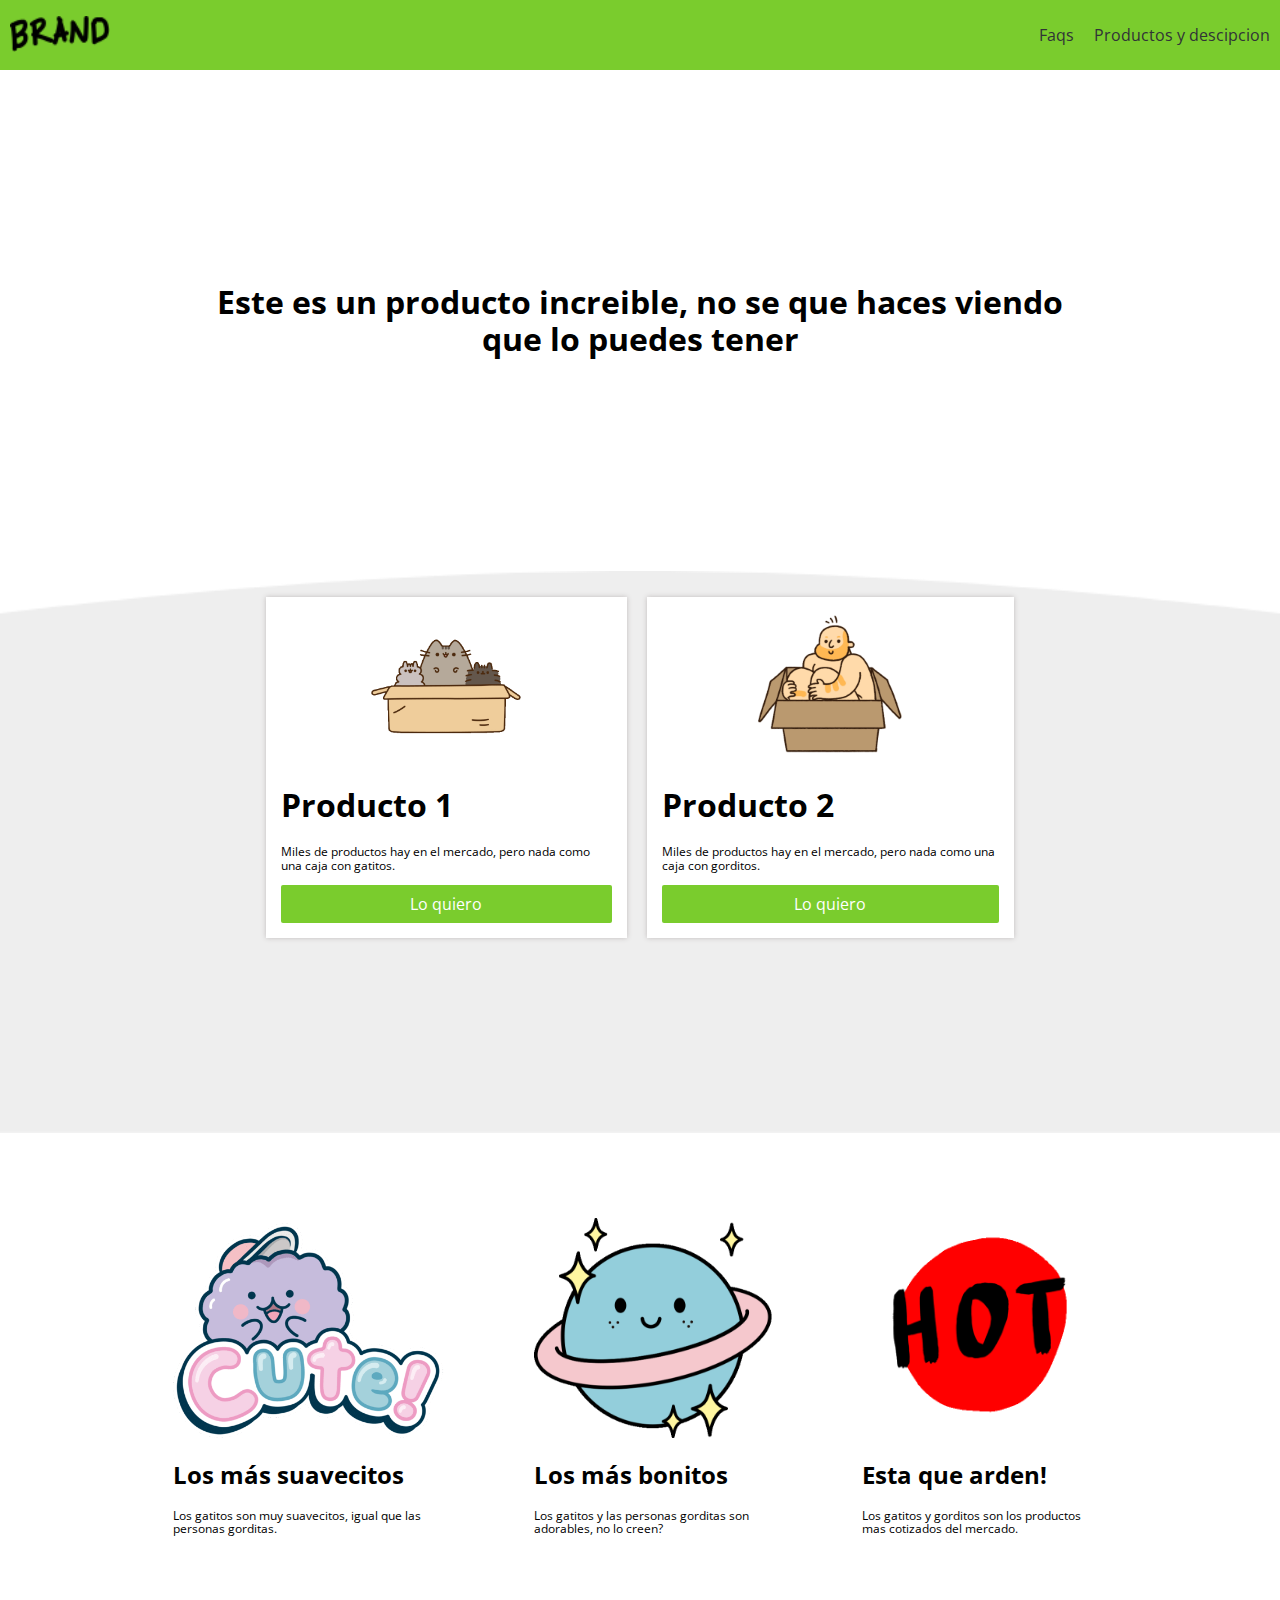
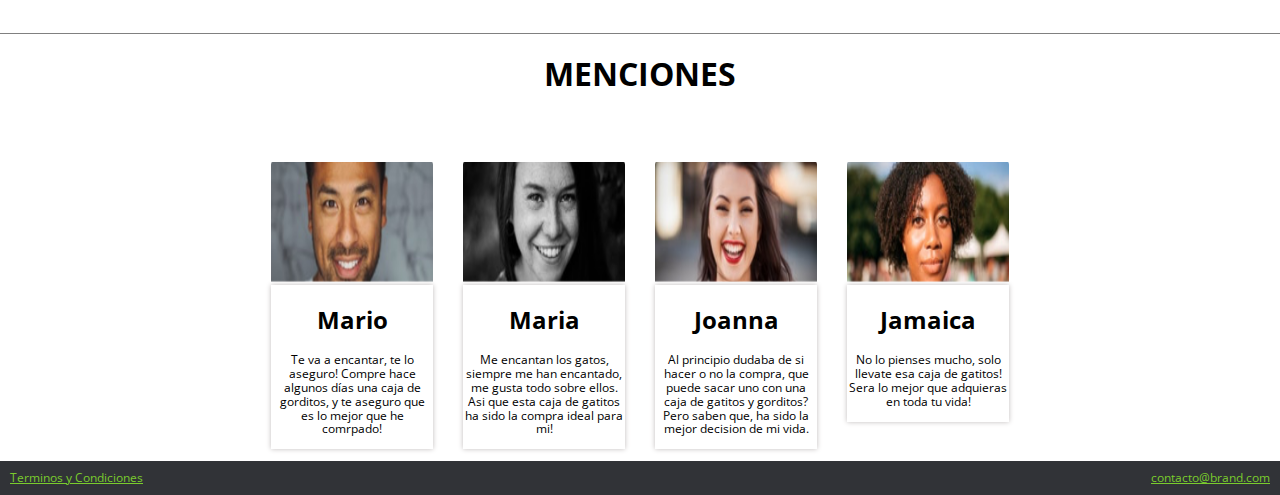
<file: index.html>
<!DOCTYPE html>
<html lang="es">
<head>
  <meta charset="UTF-8">
  <meta name="viewport" content="width=device-width, initial-scale=1.0">

  <meta http-equiv="X-UA-Compatible" content="ie=edge">
  <link rel="stylesheet" href="css/normalize.css">
  <link rel="stylesheet" href="css/estilos.css">
  <link rel="stylesheet" href="css/mobile.css">
  <link rel="stylesheet" href="css/animation.css">
  <title>BRAND</title>
</head>
<body>
  <!-- Aquí empieza el navbar -->
    <nav class="fadeInDown">
      <div class="brand_image">
        <img src="images/logo.png" alt="" width="100px">
      </div>
      <div class="nav_options">
        <ul>
          <li><a href="faqs.html">Faqs</a></li>
          <li><a href="producto.html">Productos y descipcion</a></li>
        </ul>
      </div>
    </nav>
    <!-- Aqui acaba el navbar -->

      <div class="main_section fadeIn">
        <h1>Este es un producto increible, no se que haces viendo que lo puedes tener </h1>
      </div>
      <div class="products">
        <div class="product fadeInUp">
          <div class="content">
            <div class="img_content"><img src="images/box2.png" alt=""></div>
              <h1>Producto 1</h1>
                <p>Miles de productos hay en el mercado, pero nada como una caja con gatitos.</p>
                <a href="venta.html">
                  <button href="#" class="main_button">Lo quiero</button>
                </a>

          </div>
        </div>
        <div class="product fadeInUp">
          <div class="content">
            <div class="img_content"><img src="images/box1.png" alt=""></div>
                <h1>Producto 2</h1>
                <p>Miles de productos hay en el mercado, pero nada como una caja con gorditos.</p>
                <a href="venta.html">
                  <button href="#" class="main_button">Lo quiero</button>
                </a>
          </div>
        </div>
      </div>

        <div class="beneficios">
          <div class="b_box">
            <div class="contentbox">
              <div class="img_content2">
                <img src="images/b1.png" alt="">
              </div>
              <h2>Los más suavecitos</h2>
              <p>Los gatitos son muy suavecitos, igual que las personas gorditas.</p>

            </div>
          </div>
            <div class="b_box">
              <div class="contentbox">
                <div class="img_content2">
                  <img src="images/b2.png" alt="">
                </div>
                <h2>Los más bonitos</h2>
                <p>Los gatitos y las personas gorditas son adorables, no lo creen?</p>
              </div>
            </div>
              <div class="b_box">
                <div class="contentbox">
                  <div class="img_content2">
                    <img src="images/b3.png" alt="">
                  </div>
                  <h2>Esta que arden!</h2>
                  <p>Los gatitos y gorditos son los productos mas cotizados del mercado.</p>
                </div>
              </div>
            </div>

<div class="mentions">
  <h1>MENCIONES</h1>
  <br>
          <div class="menciones">

            <div class="m_box">

                <img src="images/p1.png" alt="">

              <div class="content">

                <h2>
                  Mario
                </h2>
                <p>Te va a encantar, te lo aseguro! Compre hace algunos días una caja de gorditos, y te aseguro que es lo mejor que he comrpado!</p>
              </div>
            </div>
            <div class="m_box">

                <img src="images/p2.png" alt="">

              <div class="content">

                <h2>
                  Maria
                </h2>
                <p>Me encantan los gatos, siempre me han encantado, me gusta todo sobre ellos. Asi que esta caja de gatitos ha sido la compra ideal para mi!</p>
              </div>
            </div>
            <div class="m_box">

                <img src="images/p3.png" alt="">

              <div class="content">

                <h2>
                  Joanna
                </h2>
                <p>Al principio dudaba de si hacer o no la compra, que puede sacar uno con una caja de gatitos y gorditos? Pero saben que, ha sido la mejor decision de mi vida.</p>
              </div>
            </div>
            <div class="m_box">

                <img src="images/p4.png" alt="">

              <div class="content">

                <h2>
                  Jamaica
                </h2>
                <p>No lo pienses mucho, solo llevate esa caja de gatitos! Sera lo mejor que adquieras en toda tu vida!</p>
              </div>
            </div>
          </div>
  </div>
  <footer>
    <div class="option contact"><a href="terminosycondiciones.html">Terminos y Condiciones </a> </div>
    <div class="option contact"><a href="mailto:contacto@brand.com ">contacto@brand.com </a> </div>
  </footer>
</html>
</file>
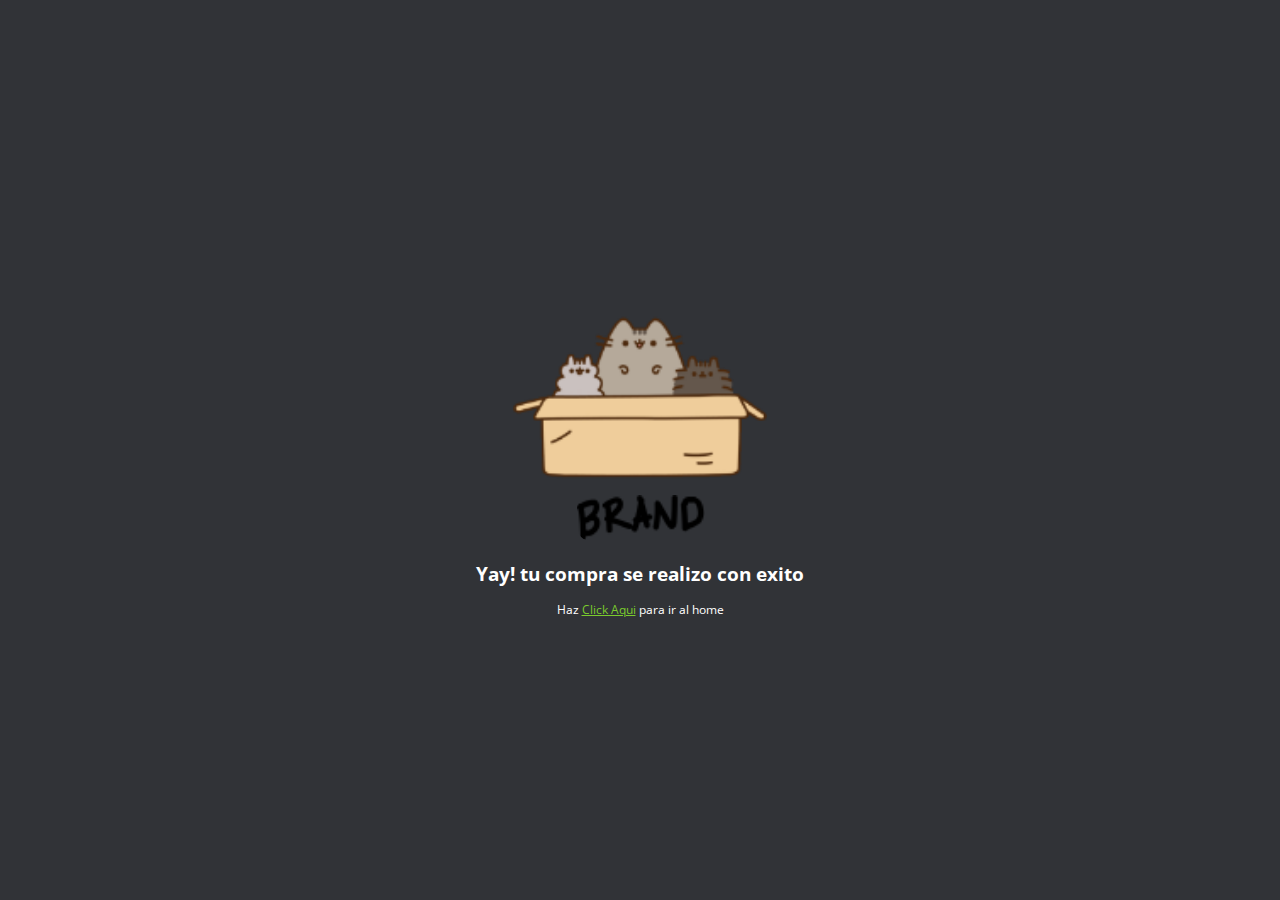
<file: exito.html>
<!DOCTYPE html>
<html lang="es">
<head>
  <meta charset="UTF-8">
  <meta name="viewport" content="width=device-width, initial-scale=1.0">
  <meta http-equiv="X-UA-Compatible" content="ie=edge">
  <link rel="stylesheet" href="css/normalize.css">
  <link rel="stylesheet" href="css/estilos.css">
  <link rel="stylesheet" href="css/animation.css">
<link rel="stylesheet" href="css/paypal.css">
  <title>Exito</title>
</head>
<body>
  <div class="content_paypal">
    <img src="images/Grupo 1.png" alt="">
    <h3>Yay! tu compra se realizo con exito</h3>
    <p>Haz <a href="index.html">Click Aqui</a> para ir al home</p>
  </div>


</body>
</html>
</file>
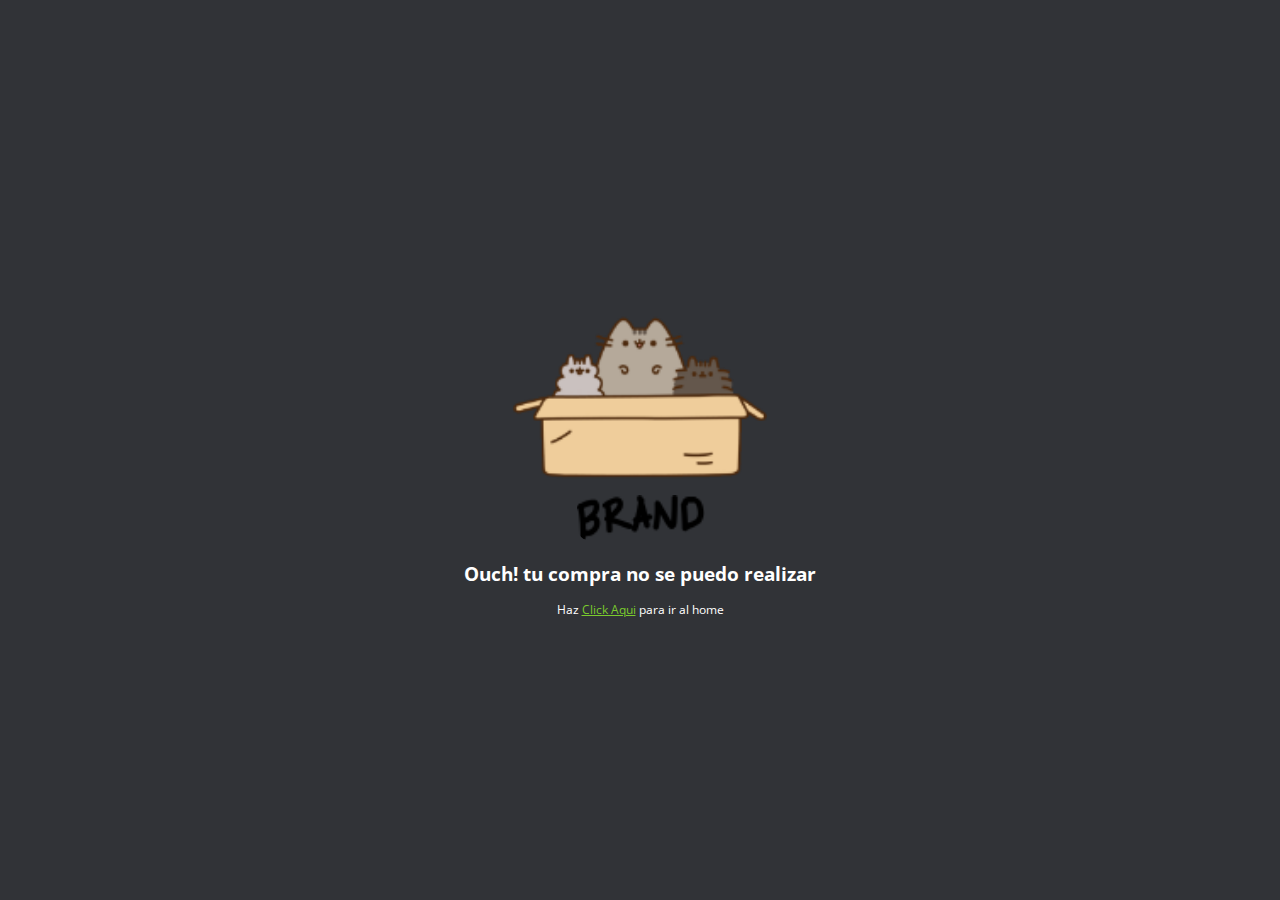
<file: falla.html>
<!DOCTYPE html>
<html lang="es">
<head>
  <meta charset="UTF-8">
  <meta name="viewport" content="width=device-width, initial-scale=1.0">
  <meta http-equiv="X-UA-Compatible" content="ie=edge">
  <link rel="stylesheet" href="css/normalize.css">
  <link rel="stylesheet" href="css/estilos.css">
  <link rel="stylesheet" href="css/animation.css">
<link rel="stylesheet" href="css/paypal.css">
  <title>Fallo</title>
</head>
<body>

  <div class="content_paypal">
    <img src="images/Grupo 1.png" alt="">
    <h3>Ouch! tu compra no se puedo realizar</h3>
    <p>Haz <a href="index.html">Click Aqui</a> para ir al home</p>
  </div>

</body>
</html>
</file>
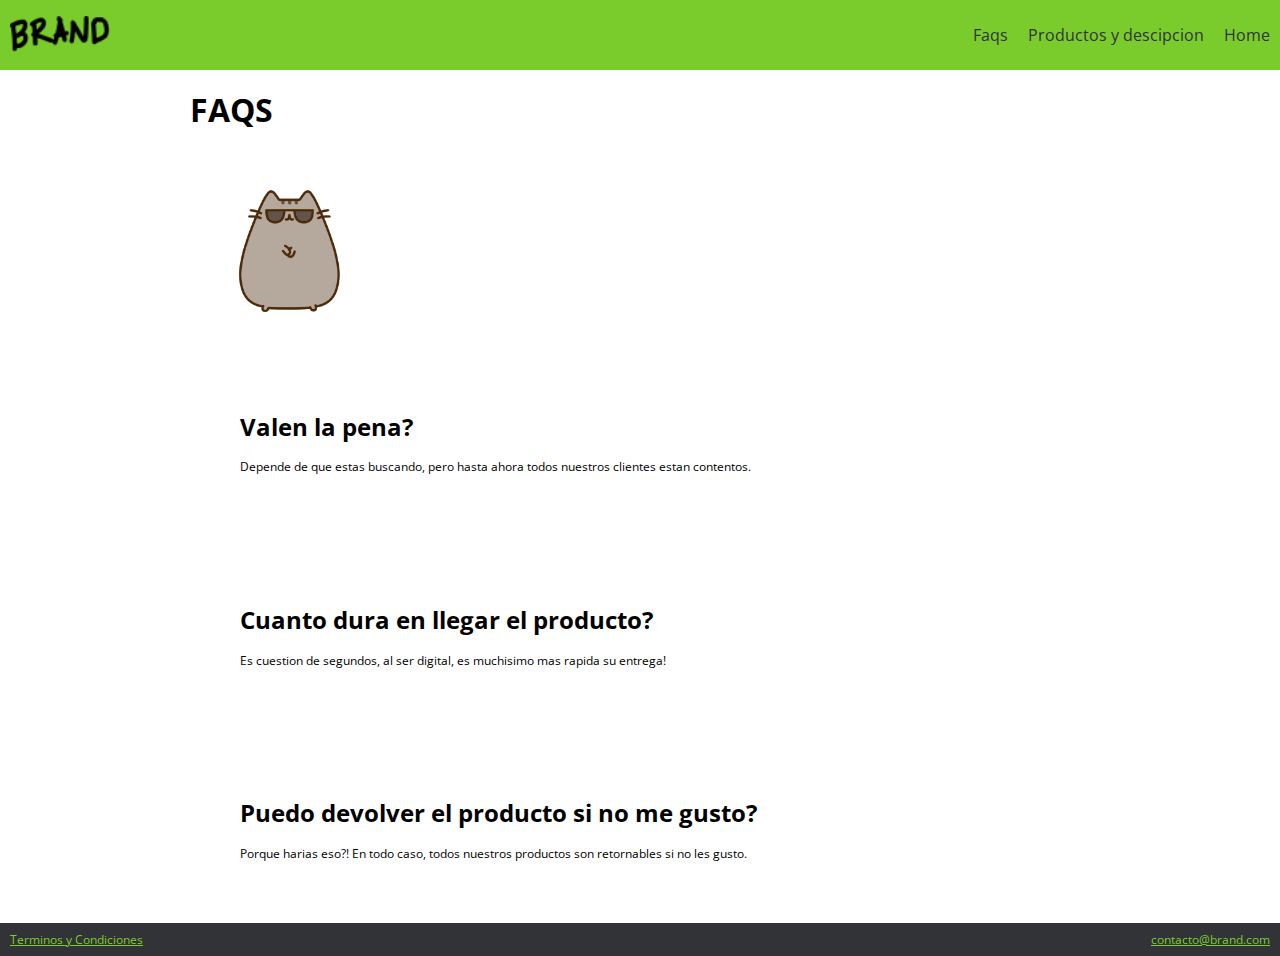
<file: faqs.html>
<!DOCTYPE html>
<html lang="es">
<head>
  <meta charset="UTF-8">
  <meta name="viewport" content="width=device-width, initial-scale=1.0">

  <meta http-equiv="X-UA-Compatible" content="ie=edge">
    <link rel="stylesheet" href="css/grid.css">
  <link rel="stylesheet" href="css/normalize.css">
  <link rel="stylesheet" href="css/estilos.css">
  <link rel="stylesheet" href="css/mobile.css">
  <link rel="stylesheet" href="css/animation.css">
  <title>FAQS</title>
</head>
<body>
  <!-- Aquí empieza el navbar -->
    <nav class="fadeInDown">
      <div class="brand_image">
        <img src="images/logo.png" alt="" width="100px">
      </div>
      <div class="nav_options">
        <ul>
          <li><a href="faqs.html">Faqs</a></li>
          <li><a href="producto.html">Productos y descipcion</a></li>
          <li><a href="index.html">Home</a></li>
        </ul>
      </div>
    </nav>
    <!-- Aqui acaba el navbar -->

<div class="container">
  <h1>FAQS</h1>
<img src="images/questioncat.png" alt="" width="200px">
  <div class="row">
    <!-- <div class="col-4"><img src="images/questioncat.png" alt="" width="200px"></div> -->
      <div class="col-8"><h2>Valen la pena?</h2> <p>Depende de que estas buscando, pero hasta ahora todos nuestros clientes estan contentos.</p></div>
  </div>
  <div class="row">
    <!-- <div class="col-4"><img src="images/questioncat.png" alt="" width="200px"></div> -->
    <div class="col-8"><h2>Cuanto dura en llegar el producto?</h2> <p> Es cuestion de segundos, al ser digital, es muchisimo mas rapida su entrega!</p></div>
  </div>
  <div class="row">
    <!-- <div class="col-4"><img src="images/questioncat.png" alt="" width="200px"></div> -->
      <div class="col-8"><h2>Puedo devolver el producto si no me gusto?</h2> <p> Porque harias eso?! En todo caso, todos nuestros productos son retornables si no les gusto. </p></div>
  </div>
</div>




<!-- Inicia el footer -->
<footer>
  <div class="option contact"><a href="terminosycondiciones.html">Terminos y Condiciones </a> </div>
  <div class="option contact"><a href="mailto:contacto@brand.com ">contacto@brand.com </a> </div>
</footer>
</html>
<!-- acaba el footer -->
</file>
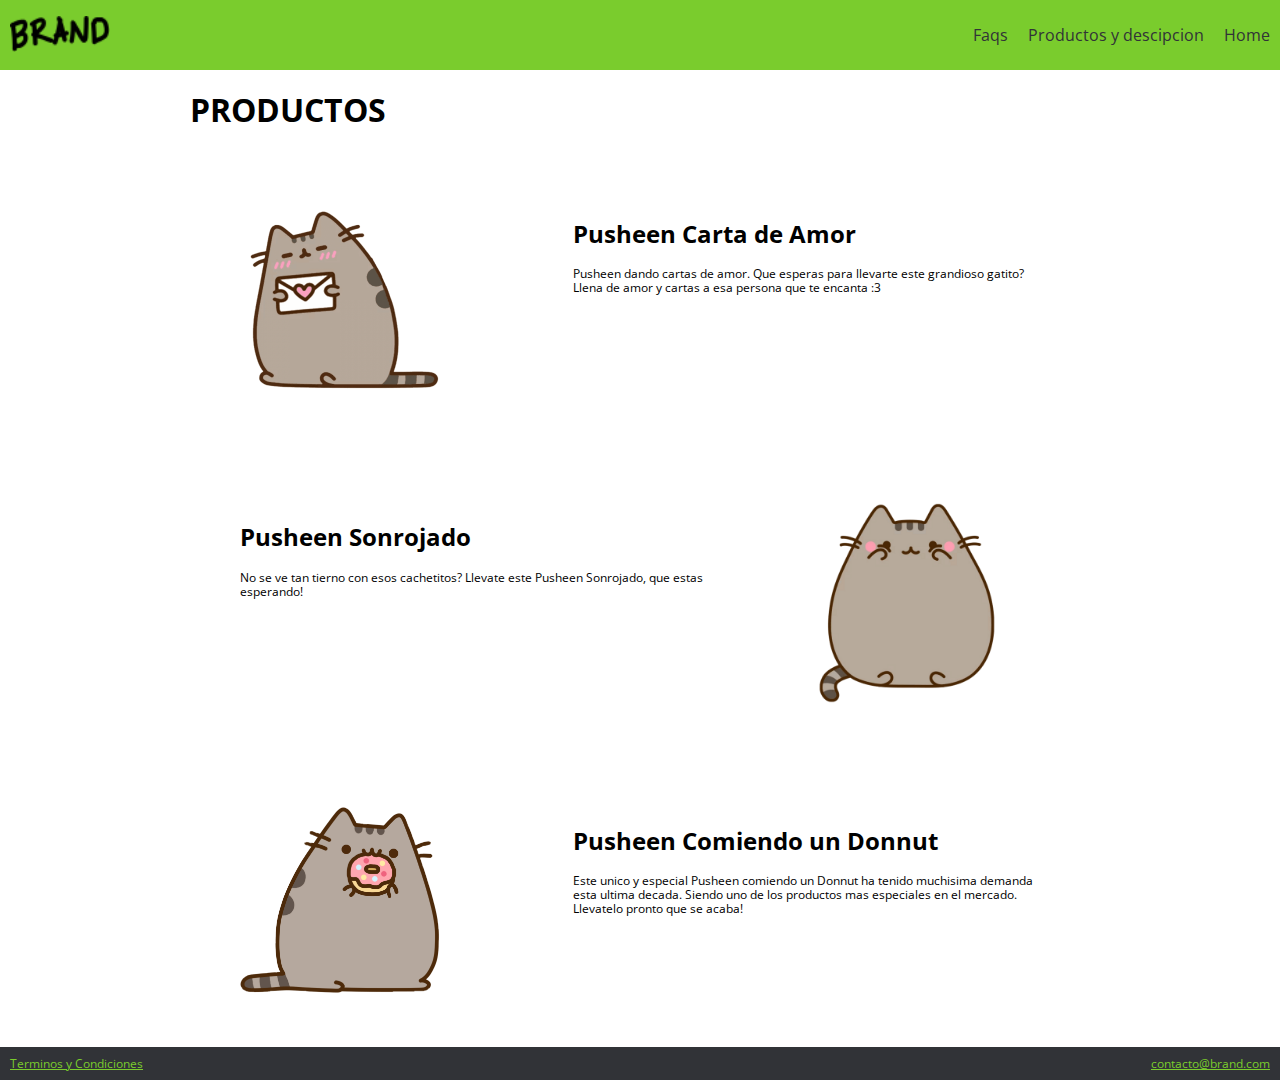
<file: producto.html>
<!DOCTYPE html>
<html lang="es">
<head>
  <meta charset="UTF-8">
  <meta name="viewport" content="width=device-width, initial-scale=1.0">

  <meta http-equiv="X-UA-Compatible" content="ie=edge">
    <link rel="stylesheet" href="css/grid.css">
  <link rel="stylesheet" href="css/normalize.css">
  <link rel="stylesheet" href="css/estilos.css">
  <link rel="stylesheet" href="css/mobile.css">
  <link rel="stylesheet" href="css/animation.css">
  <title>PRODUCTO</title>
</head>
<body>
  <!-- Aquí empieza el navbar -->
    <nav class="fadeInDown">
      <div class="brand_image">
        <img src="images/logo.png" alt="" width="100px">
      </div>
      <div class="nav_options">
        <ul>
          <li><a href="faqs.html">Faqs</a></li>
          <li><a href="producto.html">Productos y descipcion</a></li>
          <li><a href="index.html">Home</a></li>
        </ul>
      </div>
    </nav>
    <!-- Aqui acaba el navbar -->

<div class="container">
  <h1>PRODUCTOS</h1>

  <div class="row">
    <div class="col-4"><img src="images/sheen1.png" alt="" width="200px"></div>
      <div class="col-8"><h2>Pusheen Carta de Amor</h2> <p> Pusheen dando cartas de amor. Que esperas para llevarte este grandioso gatito? Llena de amor y cartas a esa persona que te encanta :3 </p></div>
  </div>
  <div class="row">
    <div class="col-8"><h2>Pusheen Sonrojado</h2> <p> No se ve tan tierno con esos cachetitos? Llevate este Pusheen Sonrojado, que estas esperando!</p></div>
      <div class="col-4"><img src="images/sheen2.png" alt="" width="200px"></div>
  </div>
  <div class="row">
    <div class="col-4"><img src="images/sheen3.png" alt="" width="200px"></div>
      <div class="col-8"><h2>Pusheen Comiendo un Donnut</h2> <p>Este unico y especial Pusheen comiendo un Donnut ha tenido muchisima demanda esta ultima decada. Siendo uno de los productos mas especiales en el mercado. Llevatelo pronto que se acaba!</p></div>
  </div>
</div>




<!-- Inicia el footer -->
<footer>
  <div class="option contact"><a href="terminosycondiciones.html">Terminos y Condiciones </a> </div>
  <div class="option contact"><a href="mailto:contacto@brand.com ">contacto@brand.com </a> </div>
</footer>
</html>
<!-- acaba el footer -->
</file>
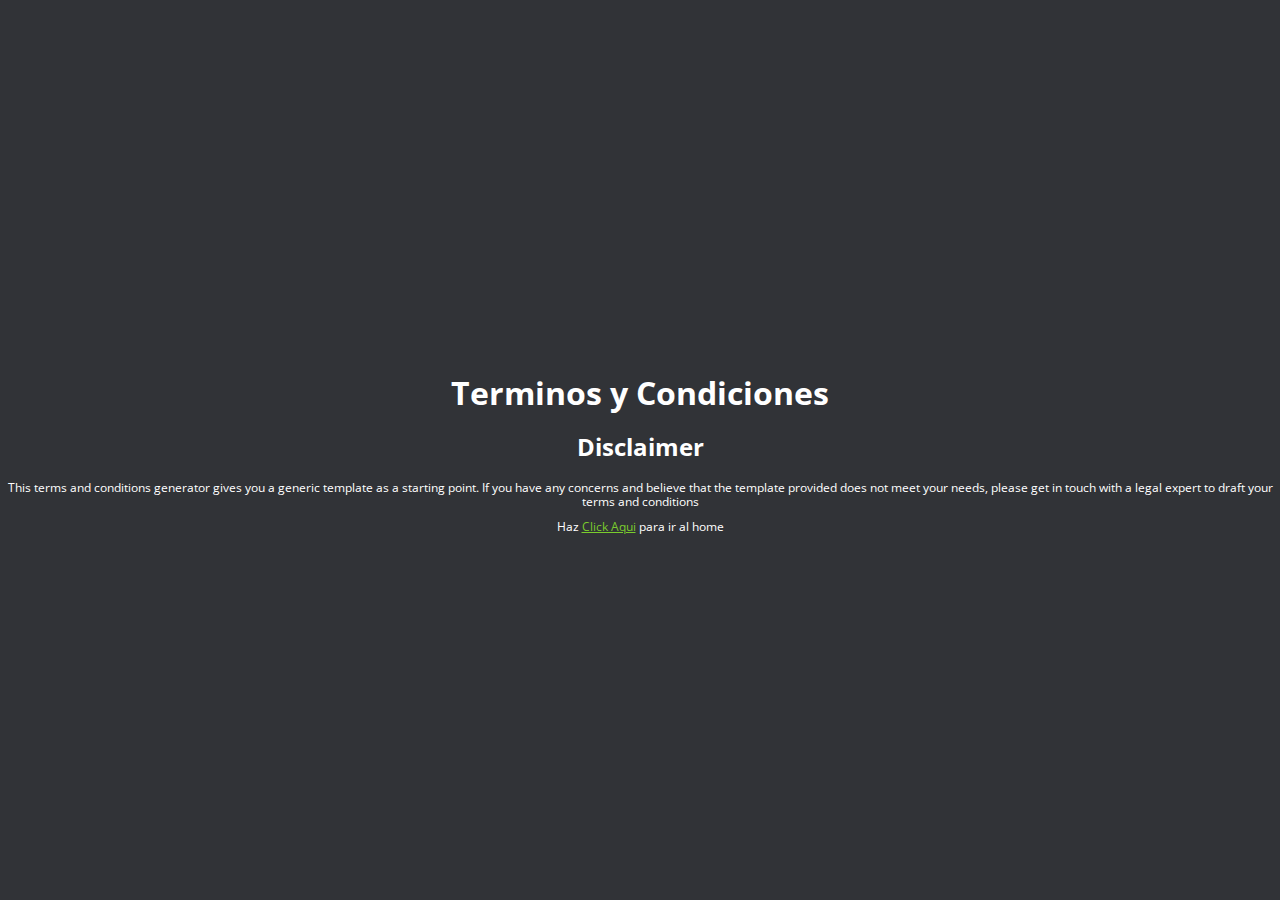
<file: terminosycondiciones.html>
<!DOCTYPE html>
<html lang="es">
<head>
  <meta charset="UTF-8">
  <meta name="viewport" content="width=device-width, initial-scale=1.0">
  <meta http-equiv="X-UA-Compatible" content="ie=edge">
  <link rel="stylesheet" href="css/normalize.css">
  <link rel="stylesheet" href="css/estilos.css">
  <link rel="stylesheet" href="css/animation.css">
<link rel="stylesheet" href="css/paypal.css">
  <title>Terminos y Condiciones</title>
</head>
<body>
  <div class="content_paypal">
    <h1>Terminos y Condiciones</h1>
    <h2>Disclaimer</h2>
    <p>This terms and conditions generator gives you a generic template as a starting point. If you have any concerns and believe that the template provided does not meet your needs, please get in touch with a legal expert to draft your terms and conditions</p>
    <p>Haz <a href="index.html">Click Aqui</a> para ir al home</p>
  </div>

</body>
</html>
</file>
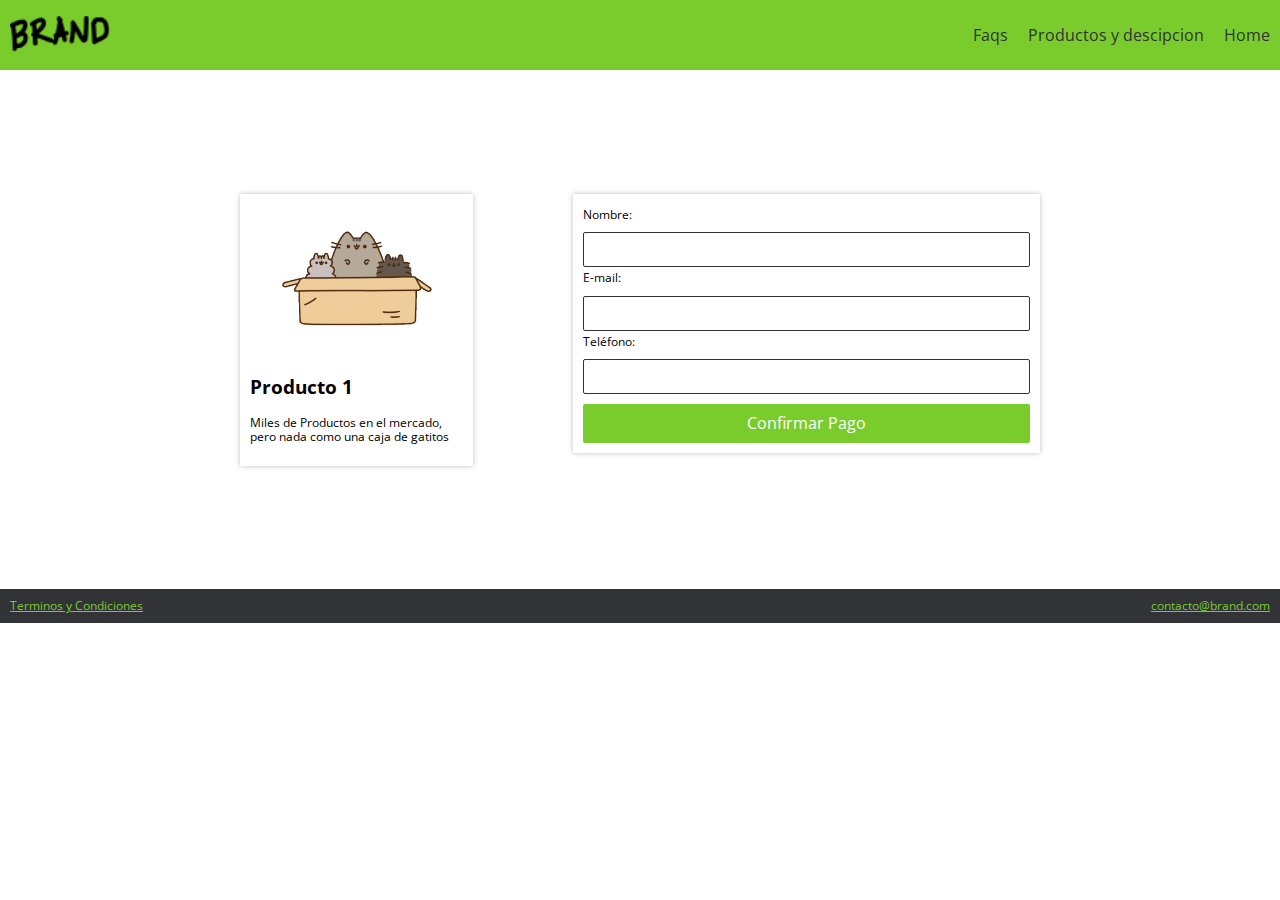
<file: venta.html>
<!DOCTYPE html>
<html lang="es">
<head>
  <meta charset="UTF-8">
  <meta name="viewport" content="width=device-width, initial-scale=1.0">

  <meta http-equiv="X-UA-Compatible" content="ie=edge">
    <link rel="stylesheet" href="css/grid.css">
  <link rel="stylesheet" href="css/normalize.css">
  <link rel="stylesheet" href="css/estilos.css">
  <link rel="stylesheet" href="css/mobile.css">
  <link rel="stylesheet" href="css/animation.css">
  <title>BRAND</title>
</head>
<body>
  <!-- Aquí empieza el navbar -->
    <nav class="fadeInDown">
      <div class="brand_image">
        <img src="images/logo.png" alt="" width="100px">
      </div>
      <div class="nav_options">
        <ul>
          <li><a href="faqs.html">Faqs</a></li>
          <li><a href="producto.html">Productos y descipcion</a></li>
          <li><a href="index.html">Home</a></li>
        </ul>
      </div>
    </nav>
    <!-- Aqui acaba el navbar -->

<!-- formuladio venta -->
<br>
<br>
<br>
<br>
<div class="container">
  <div class="row">
    <div class="col-4">
      <div class="modulo_pago">
        <div class="modulo_pago_images">
          <img src="images/box2.png" alt="">
        </div>
        <h3>Producto 1</h3>
        <p>Miles de Productos en el mercado, pero nada como una caja de gatitos</p>
      </div>
    </div>
    <div class="col-8">
      <div class="modulo_pago">
        <form action="https://www.paypal.com/cgi-bin/webscr?cmd=_s-xclick&hosted_button_id=RZKGDKRTRZT94" method="post">
          <label for="nombre">Nombre:</label>
          <br>
          <input type="text" id=”nombre” name=”user_name” class="data"/>
          <br>
          <label for="email">E-mail:</label>
          <br>
          <input type=”text” id=”email” name=”user_mail” class="data"/>
          <br>
          <label for=“telf“>Teléfono:</label>
          <br>
          <input type=”number” id=”telf” name=”user_telf” class="data"/>

          <br>
          <input type="submit" class="main_button" name="submit" value="Confirmar Pago">
          <!-- <button type=”submit”>Confirmar Pago</button> -->
        </form>
      </div>
    </div>
  </div>
</div>
<br>
<br>
<br>
<br>

<!-- finaliza formulario venta -->
<!-- Inicia el footer -->
<footer>
  <div class="option contact"><a href="terminosycondiciones.html">Terminos y Condiciones </a> </div>
  <div class="option contact"><a href="mailto:contacto@brand.com ">contacto@brand.com </a> </div>
</footer>
</html>
<!-- acaba el footer -->
</file>
<file: css/estilos.css>
/*
#  ·················
#  ··_______________
#  ·/·___/·___/·___/
#  /·/__(__··|__··)·
#  \___/____/____/··
#  ·················
*/
@import url('https://fonts.googleapis.com/css?family=Open+Sans:400,700&display=swap');
/*---------Variables*/

:root{
  --green-color: #7ACC2D;
  --white-color: white;
  --black-color: #313337;
  /*Tipografia*/
  --normal:12px;
/*Espaciado*/
--space:10px;
/* Box Shadow */
--box:0 0 5px #c1bcbc;
}
/*---------Variables*/
html,body{
  padding:0px;
  margin:0px;
  font-size: var(--nomal);
  font-family: 'Open Sans', sans-serif;
}

p, label{
  font-size: var(--normal);
}


nav{
  display: flex;
  background-color: var(--green-color);
  padding: var(--space);
  color: var(--white-color);
  justify-content: space-between;
  align-items: center;
}

nav ul{
  display: flex;
}

nav li{
  padding-left: 20px;
  list-style: none;

}

nav li a{
  color: var(--black-color);
  text-decoration: none;
}

nav li a:hover{
  color: var(--white-color);
}

/* ------------------------ Main section */

.main_section{
  padding: 15%;
  text-align: center;
}

.products{
  background-image: url("../images/curve.png");
  max-height: 50px;
  background-size: cover;
  background-position: center top;
  padding:20%;
  display: flex;
}

.product{
  padding: var(--space);
  margin-top: -240px;
}
.product .content{
  background-color: var(--white-color);
  padding: 15px;
  box-shadow: var(--box);
}
.img_content{
  text-align: center;
}

.main_button{
  background-color: var(--green-color);
  width: 100%;
  padding: var(--space);
  font-size: var(--nomal);
  color: var(--white-color);
  border:0;
  cursor: pointer;

  border-radius: 2px;
}

.main_button:hover{
  background-color: #4e9e02;
}


/* seccion beneficios */



.img_content2{
  text-align: center;
  justify-content: center;


}
.beneficios{
  display: flex;
  justify-content: center;
  margin-top: 50px;
  margin-bottom: 50px;
  margin-left: 10%;
  margin-right: 10%;




}
.b_box{
  padding : 20px;
  margin-left: 10px;
  margin-right: 10px;

}
.b_box .contentbox{
  padding: 15px;
  background-color: var(--white-color);

}

/* seccion menciones */
.mentions{
  border-top: 1px solid grey;
text-align: center;
}

.menciones{
  display: flex;
  justify-content: space-between;

  margin-top: 20px;
  margin-bottom: 50px;
  margin-left: 20%;
  margin-right: 20%;

}

.m_box{
  padding : 10px;
  width: 240px;

  margin-left: 5px;
  margin-right: 5px;


}

.m_box .content{
padding: 1px;
box-shadow: var(--box);


}
.m_box img{
  width: 100%;
  height: 50%;

}

/*=--------------------------------------------- Venta*/
.modulo_pago{
  background-color: var(--white-color);
  box-shadow: var(--box);
  padding: var(--space);

}

.modulo_pago_images{
  max-width: 150px;
  text-align: center;
  width: 100%;
  margin: auto;
}

.data{
  margin-top: var(--space);
  width: 100%;
  height: 35px;
  border-radius: 2px;
  border: 1px solid var(--black-color);
  box-sizing: border-box;
}

.modulo_pago .main_button{
  margin-top: var(--space);
}
/* footer aqui */
footer{
  background-color: var(--black-color);
  display: flex;
  font-size: var(--normal);
  padding: var(--space);
  justify-content: space-between;
  color: var(--white-color);
}
.contact a{
  color: var(--green-color);
}
</file>
<file: css/mobile.css>
@media (max-width: 600px){


  .products {
    display: inherit;
    height: auto;
    max-height: none;
  }
  .product{
    margin-top: auto;
  }
  .main_section{
    padding: 4%;
  }
  .beneficios, .menciones{
    display: inherit;
  }
  }
</file>
<file: css/paypal.css>
body{
  background-color: var(--black-color);
  text-align: center;
  color: var(--white-color);
  display: flex;
  justify-content: center;
  align-items: center;
  height: 100vh;
}
.content_paypal a{
color:var(--green-color);
}
</file>
<file: css/grid.css>
.container{
  max-width: 900px;
  margin: auto;
}

.row{
  display: flex;
}

.col-1{
  width: 8.333333333333333%;
}
.col-2{
  width: 16.6666666666666%;
}
.col-3{
  width: 24.9999999%;
}
.col-4{
  width: 33.3333332%;
}
.col-5{
  width: 41.6666666666666%;
}
.col-6{
  width:49.99999999999%;
}
.col-7{
  width: 58.3333333331%;
}
.col-8{
  width: 66.666666666664%;
}
.col-9{
  width: 74.99999999997%;
}
.col-10{
  width: 83.33333333%;
}
.col-11{
  width: 91.6666666666663%;
}
.col-12{
  width: 100%;
}

.col-1,.col-2,.col-3,.col-4,.col-5,.col-6,.col-7,.col-8,.col-9,.col-10,.col-11,.col-12{
  padding: 50px;
}

@media (max-width:900px) {
  .row{
    display: inherit;
  }
  .col-1,.col-2,.col-3,.col-4,.col-5,.col-6,.col-7,.col-8,.col-9,.col-10,.col-11,.col-12{
    width: 100%;
  }
}
/* las columnas van dentro de los rows, row es padre y columna es el hijo
container > row>column */
</file>
<file: css/animation.css>
/* https://daneden.github.io/animate.css/ */
.fadeIn{
  -webkit-animation-duration: 4s;
  animation-duration: 4s;
  -webkit-animation-fill-mode: both;
  animation-fill-mode: both;
  -webkit-animation-name: fadeIn;
  animation-name: fadeIn;
}

@keyframes fadeIn {
  from{
    opacity: 0;
  }
  to{
    opacity: 1;
  }
}

.fadeInDown{
  -webkit-animation-duration: 1s;
  animation-duration: 1s;
  -webkit-animation-fill-mode: both;
  animation-fill-mode: both;
  -webkit-animation-name: fadeInDown;
  animation-name: fadeInDown;
}

@keyframes fadeInDown {
from{
  opacity: 0;
  -webkit-transform: translate3d(0,-100%,0);
  transform: translate3d(0,-100%,0);
}
to{
  opacity: 1;
  -webkit-transform: translate3d(0,0,0);
  transform: translate3d(0,0,0);
}
}

.fadeInUp{
  -webkit-animation-duration: 1s;
  animation-duration: 1s;
  -webkit-animation-fill-mode: both;
  animation-fill-mode: both;
  -webkit-animation-name: fadeInUp;
  animation-name: fadeInUp;
}

@keyframes fadeInUp {
from{
  opacity: 0;
  -webkit-transform: translate3d(0,100%,0);
  transform: translate3d(0,100%,0);
}
to{
  opacity: 1;
  -webkit-transform: translate3d(0,0,0);
  transform: translate3d(0,0,0);
}
}
</file>
